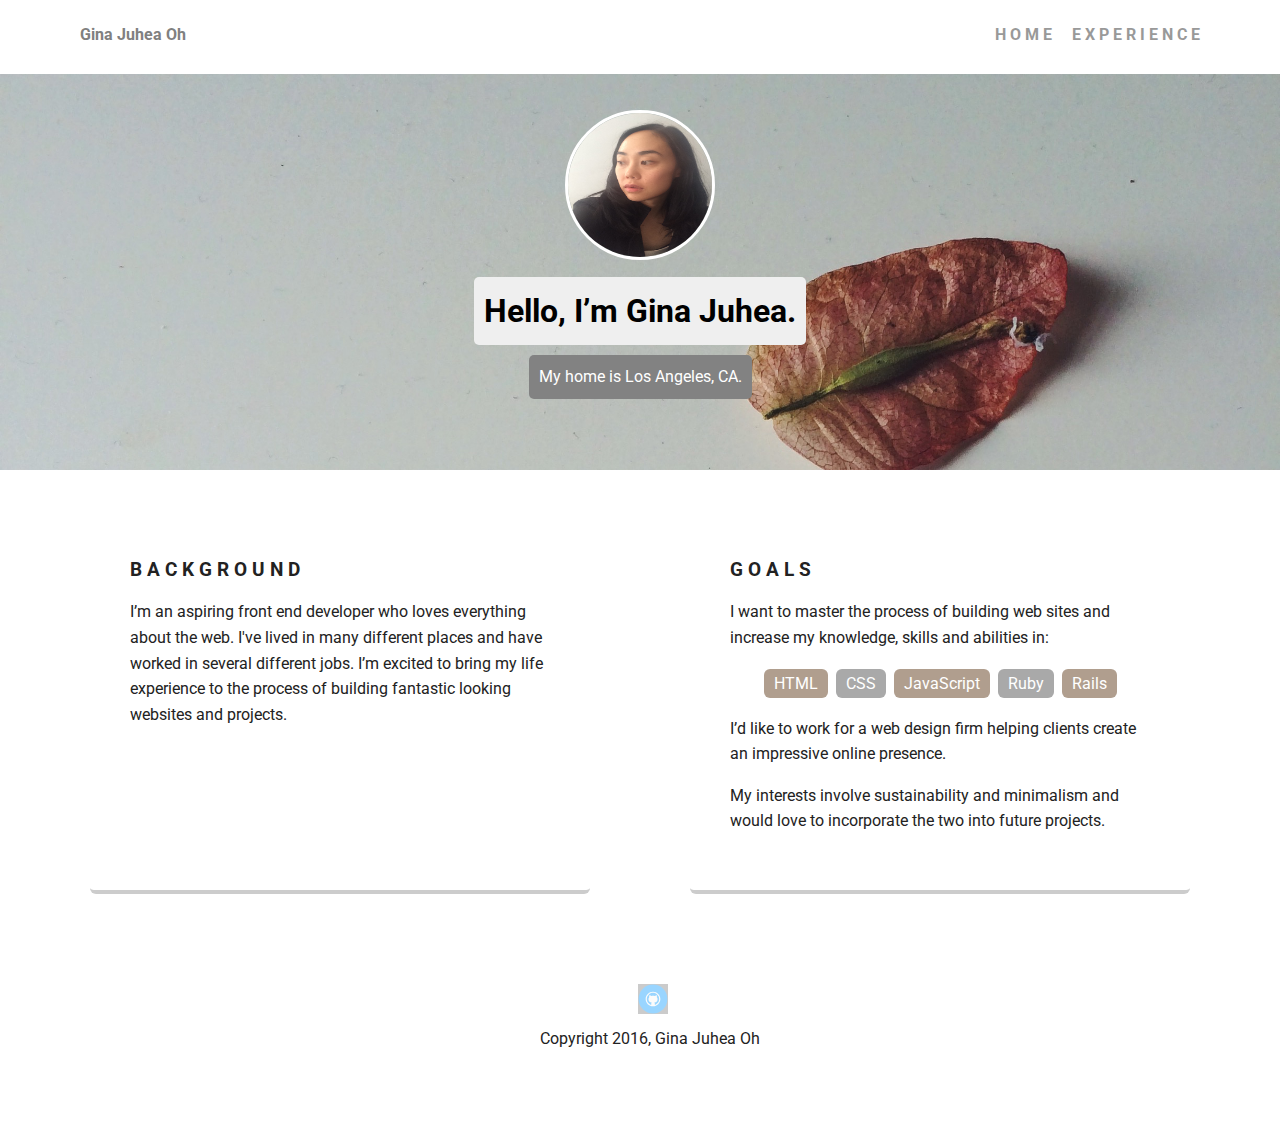
<file: index.html>
<!doctype html>
<html lang="en">
<head>
  <meta charset="utf-8">
  <title>Gina Juhea's Profile</title>
  <meta name="viewport" content="width=device-width, initial-scale=1.0">
  <link rel="stylesheet" href="styles.css">
  <link href="https://fonts.googleapis.com/css?family=Amiko|Roboto" rel="stylesheet">
</head>
  <body>

    <div class="main-nav">
        <ul class="nav">
          <li class="name">Gina Juhea Oh</li>
          <li><a href="index.html" class="selected">H O M E</a></li>
          <li><a href="experience.html" >E X P E R I E N C E</a></li>
        </ul>
    </div>

    <header>

      <img src="images/juhea1.jpg" alt="Picture of Juhea Gina Oh" class="profile-image">
      <h1 class="tag name">Hello, I’m Gina Juhea.</h1>
      <p class="tag location">My home is Los Angeles, CA.</p>
    </header>

    <main class="flex">
      <div class="card">
        <h3>B A C K G R O U N D</h3>
        <p>I’m an aspiring front end developer who loves everything about the web. I've lived in many different places and have worked in several different jobs. I’m excited to bring my life experience to the process of building fantastic looking websites and projects.</p>

        
      </div> 

      <div class="card">
        <h3>G O A L S</h3>
        <p>I want to master the process of building web sites and increase my knowledge, skills and abilities in:</p>
        <ul class="skills">
          <li>HTML</li>
          <li>CSS</li>
          <li>JavaScript</li>
          <li>Ruby</li>
          <li>Rails</li>
        </ul>
        <p>I’d like to work for a web design firm helping clients create an impressive online presence.</p>
        <p>My interests involve sustainability and minimalism and would love to incorporate the two into future projects.</p>
      </div> 

    </main>
    <footer>
      <ul>
        <li><a href="#" class="social github">Github</a></li>
      </ul>
      <p class="copyright">Copyright 2016, Gina Juhea Oh</p>
    </footer>
  </body>
  </html>
</file>
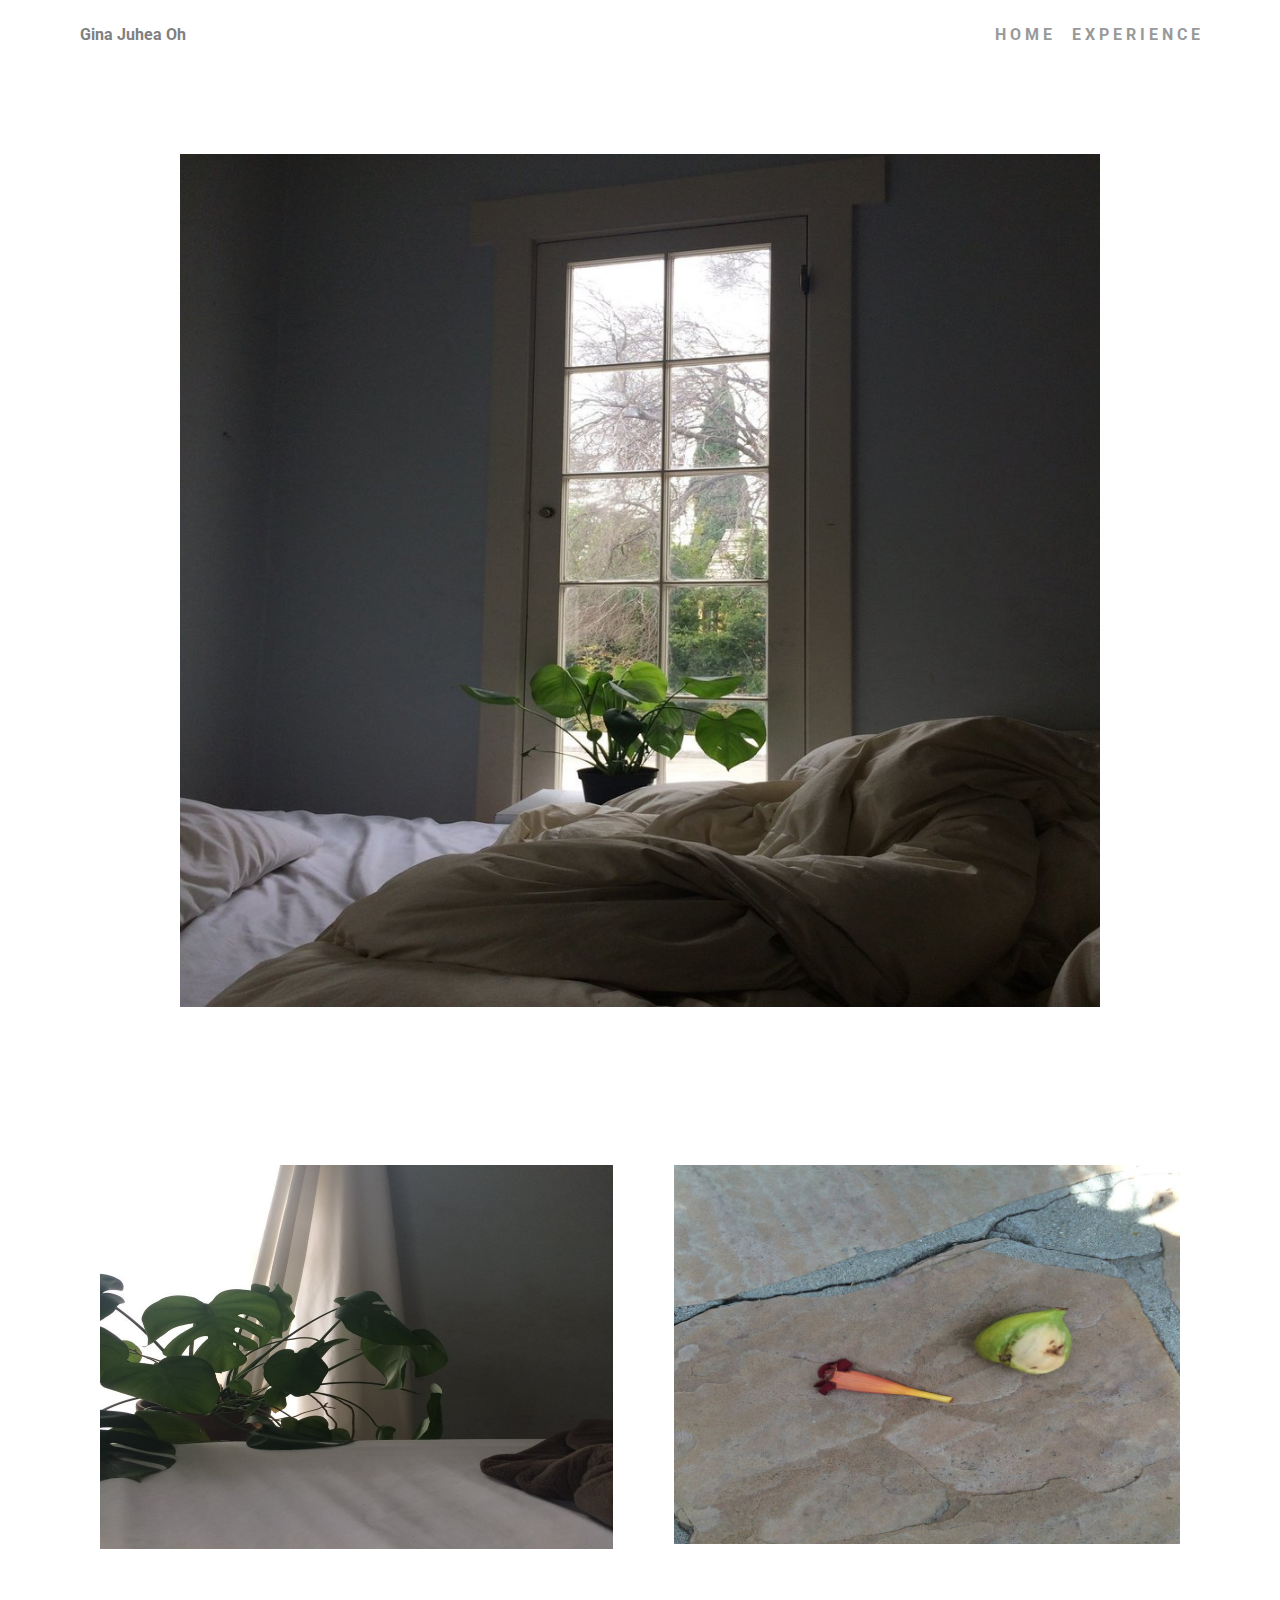
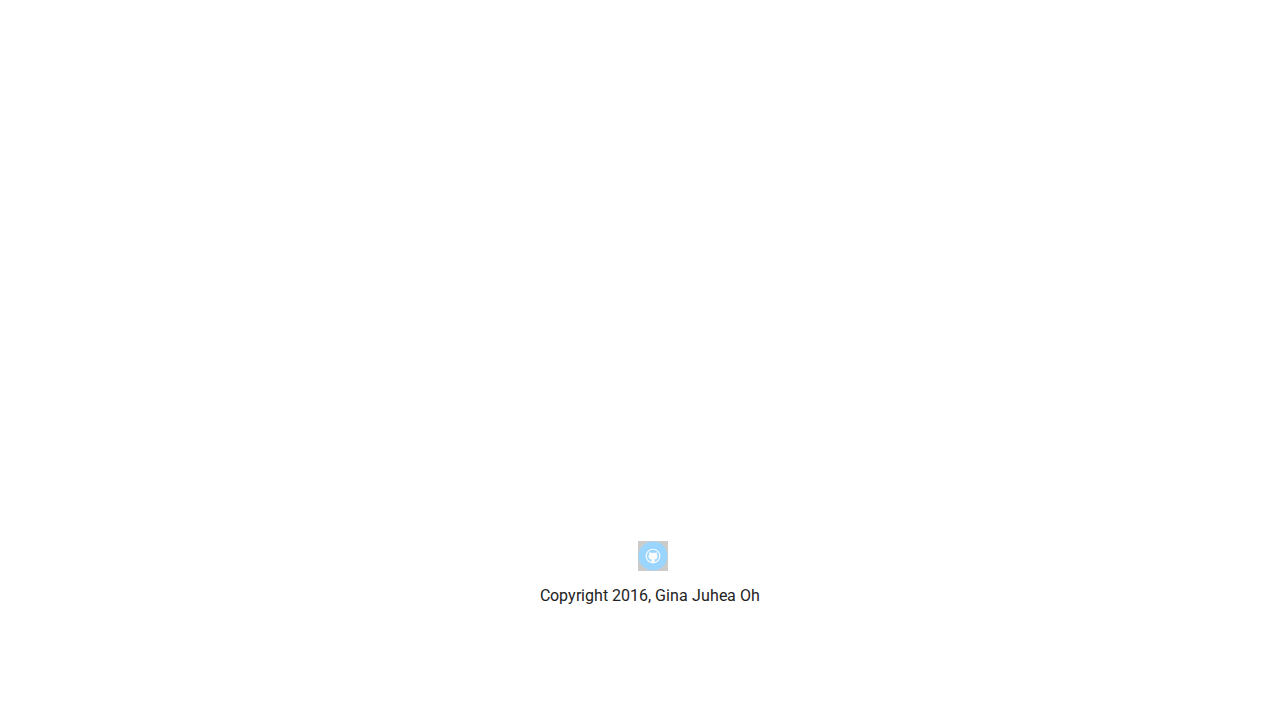
<file: experience.html>
<!doctype html>
<html lang="en">
<head>
  <meta charset="utf-8">
  <title>Gina Juhea's Profile</title>
  <meta name="viewport" content="width=device-width, initial-scale=1.0">
  <link rel="stylesheet" href="styles.css">
  <link href="https://fonts.googleapis.com/css?family=Amiko|Roboto" rel="stylesheet">
</head>
  <body>

    <div class="main-nav">
        <ul class="nav">
          <li class="name">Gina Juhea Oh</li>
          <li><a href="index.html">H O M E</a></li>
          <li><a href="experience.html" class="selected">E X P E R I E N C E</a></li>
        </ul>
    </div>

   
    <div class="plants">
    
      <li>
       <a href="images/resize1plant2.jpg">
        <img src="images/resize1plant2.jpg" alt="Picture of plant2" class="plant-photo2">
      </li>
      
    </div>
      

    <div class= "gallery">
        
      <li class="plant-photo3"> 
       
          <img src="images/rsz_1monstera.jpg" alt="picture of plant3" class="plant- photo3"></li>
       <li class="plant-photo">
        
          <img src="images/rsz_plant3.jpg" alt="picture of plant" class="plant-photo"></li>
        
      </div>
    

    <footer>
      <ul>
        <li><a href="#" class="social github">Github</a></li>
      </ul>
      <p class="copyright">Copyright 2016, Gina Juhea Oh</p>
    </footer>
  </body>
  </html>
</file>
<file: styles.css>
/* Global Layout Set-up */
* { 
  box-sizing: border-box;
}
  
body {
  margin: 0;
  padding: 0;
  text-align: center;
  font-family: 'Amiko', sans-serif;
  font-family: 'Roboto', sans-serif;
  color: #222;
  background: #ffffff;
}
/* Link Styles */

a {
  text-decoration: none;
  color: #999;
}
a:hover {
  color: #6633ff;
}

img {
  width: 100%;
  height: auto;

}

/* Section Styles */

.main-nav {
  width: 100%;
  background: white;
  min-height: 30px;
  padding: 20px;
  position: fixed;
  text-align: center;
}

.nav {
  display: flex;
  justify-content: space-around;
  font-weight: 700;
  list-style-type: none;
  margin: 0 auto;
  padding: 0;
}

.nav .name {
    display: block;
    margin-right: auto;
    color: grey;
}
.nav li {
  padding: 5px 10px 10px 10px;
}
.nav a {
  transition: all .5s;
}
.nav a:hover {m
  color: white;
}

header {
  text-align: center;
  background: url('images/leaf.jpg') no-repeat top center ;
  background-size: cover;
  overflow: hidden;
  padding-top: 60px;
}
header {
  line-height: 1.5;
}
header .profile-image {
  margin-top: 50px;
  width: 150px;
  height: 150px;
  border-radius: 50%;
  border: 3px solid white;
  transition: all .5s;
}
header .profile-image:hover {
  transform: scale(1.2) rotate(5deg);
}
.tag {
  background-color: #efefef;
  color: black;
  padding: 10px;
  border-radius: 5px;
  display: table;
  margin: 10px auto;
} 
.location {
  background-color: #828282;
  color: white;
}
.card {
  margin: 30px;
  padding: 20px 40px 40px;
  max-width: 500px;
  text-align: left;
  background: #fff;
  border-bottom: 4px solid #ccc;
  border-radius: 6px;
  transition: all .5s;
}
.card:hover {
  border-color: #ff99ff;
}

/* * * * * * * * 
Page: Experience
* * * * * * * * */

.plants {
  max-width: 1048px;
  padding: 59px 12px;
  margin: 0 auto;
  overflow: hidden;
  list-style: none;
}

.gallery {
  max-width: 1048px;
  margin: 0 auto;
  padding: 0 12px;
  overflow: hidden;

}
  

.gallery li {
  
  width: 48.8%;
  height: 25%;
  margin: 0 auto;
  padding-bottom: 60%;
  list-style: none;
  display: inline-block;
}

.plant-photo3 {
  float: left;
  padding-right: 2%;


}



.plant-photo {
  float:right;
  padding-left: 1.2%;
  }



ul.skills {
  padding: 0;
  text-align: center;
}

.skills li {
  border-radius: 6px;
  display: inline-block;
  background: #a9a9a9;
  color: white;
  padding: 5px 10px;
  margin: 2px;
}

.skills li:nth-child(odd) {
  background: #b09e8e;
}

footer {
  width: 100%;
  min-height: 30px;
  padding: 20px 0 40px 20px;
}

footer .copyright {
  top: -8px;
  font-size: .75em;
}

footer ul {
  list-style-type: none;
  margin: 0;
  padding: 0;
}

footer ul li {
  display: inline-block;
}

a.social {
  display: inline-block;
  text-indent: -9999px;
  margin-left: 5px;
  width: 30px;
  height: 30px;
  background-size: 30px 30px;
  background-color: gray;
  opacity: .4;
  transition: all .5s;


}
a.twitter {
  background-image: url(images/twitter.svg);
}
a.linkedin {
  background-image: url(images/linkedin.svg);
}
a.github {
  background-image: url(images/github.svg);
}
a.social:hover {
  opacity: 1;
}
.clearfix {
  clear: both;
}


/* Styles for larger screens */
@media screen and (min-width: 720px) {
  
  .flex {
      display: -ms-flexbox;      /* TWEENER - IE 10 */
      display: flex; 
      max-width: 1200px;
      -ms-flex-pack: distribute;
      justify-content: space-around;
      margin: 0 auto;
  }

  header {
    min-height: 470px;
  }

  .nav {
    max-width: 1200px;
    padding: 0 30px;
  }


  main {
    padding-top: 20px;
  }

  main p {
    line-height: 1.6em;
  }

  footer {
    font-size: 1.3em;
    max-width: 1200px;
    margin: 40px auto;
  }


  .plants {
    max-width: 1100px;
    padding: 12% 0;
    margin: 0 180px;
  }

  .gallery {
    padding: 0;
    margin-bottom: -120px;
    max-width: 1080px;
  }



  .plant-photo3 {
    padding-right: 1.3%;

  
  }

  .plant-photo {
    padding-left: 1.3%;
  }





}
</file>
